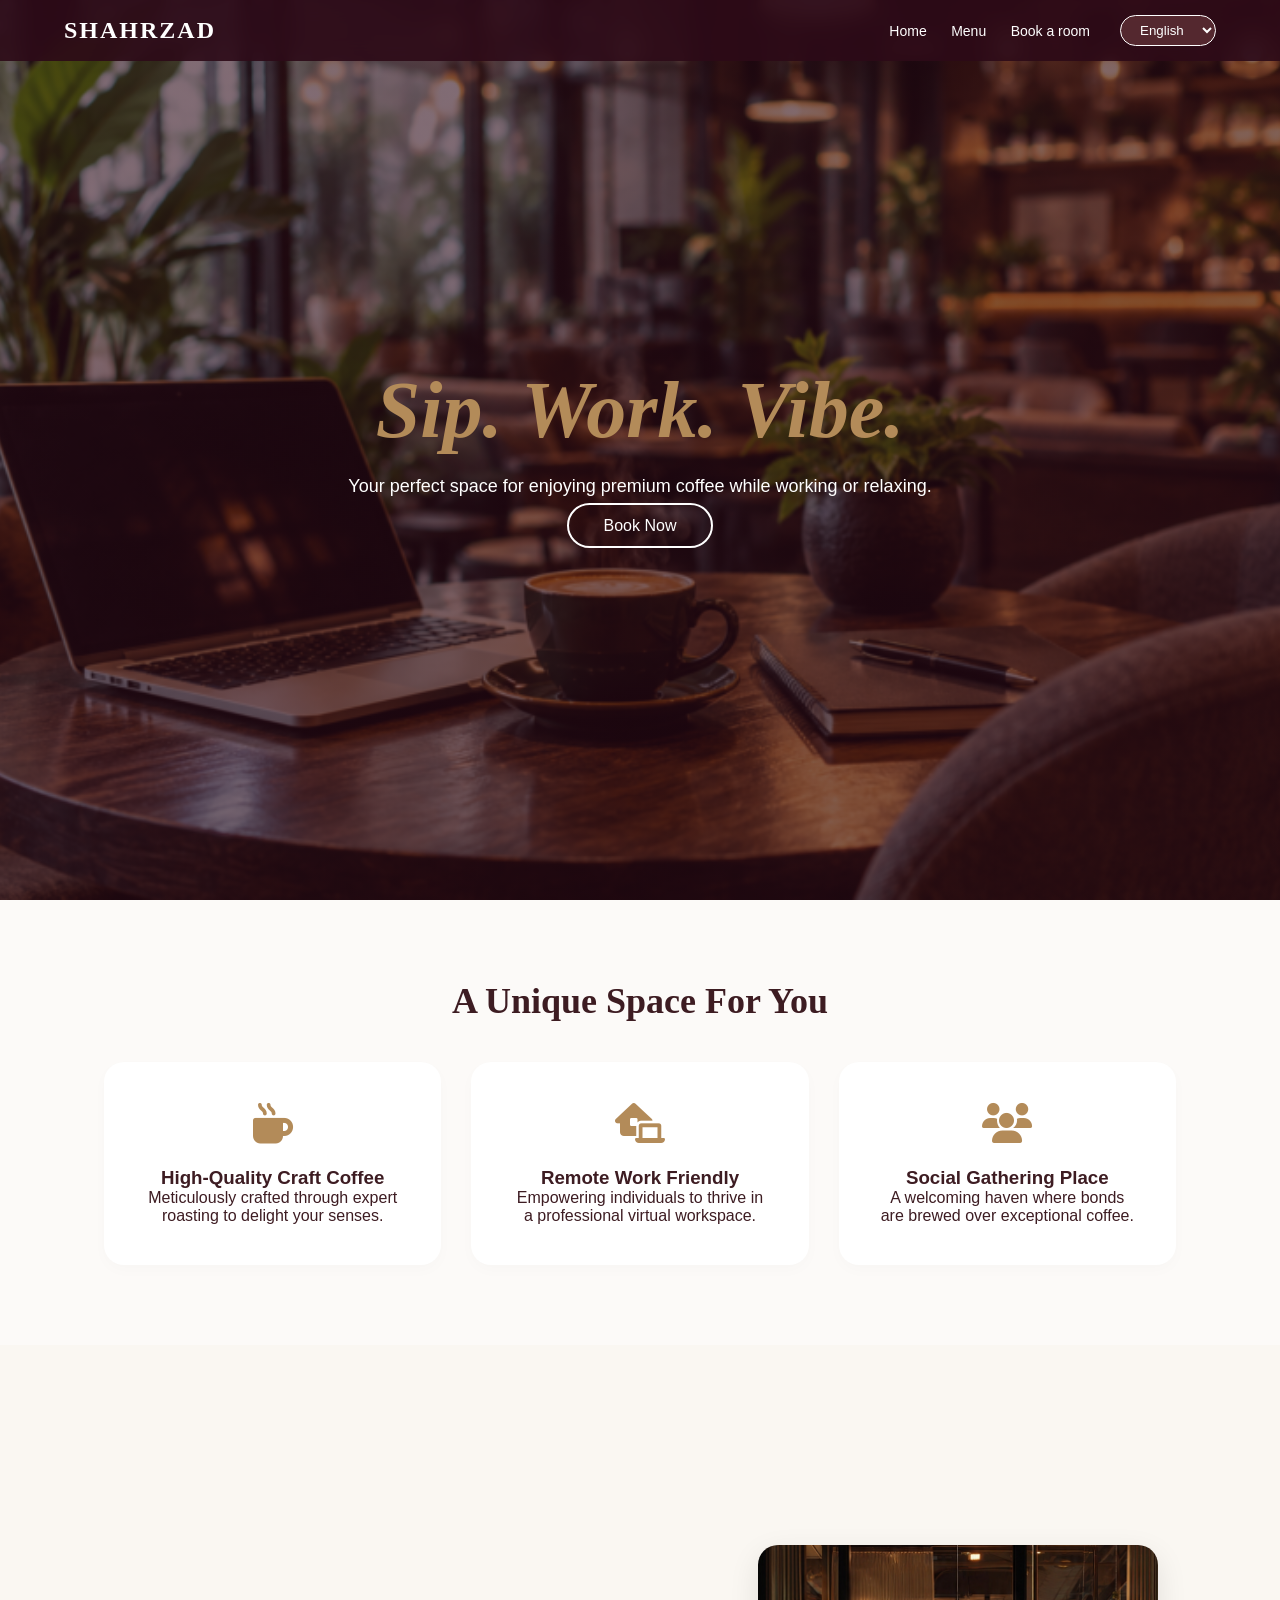
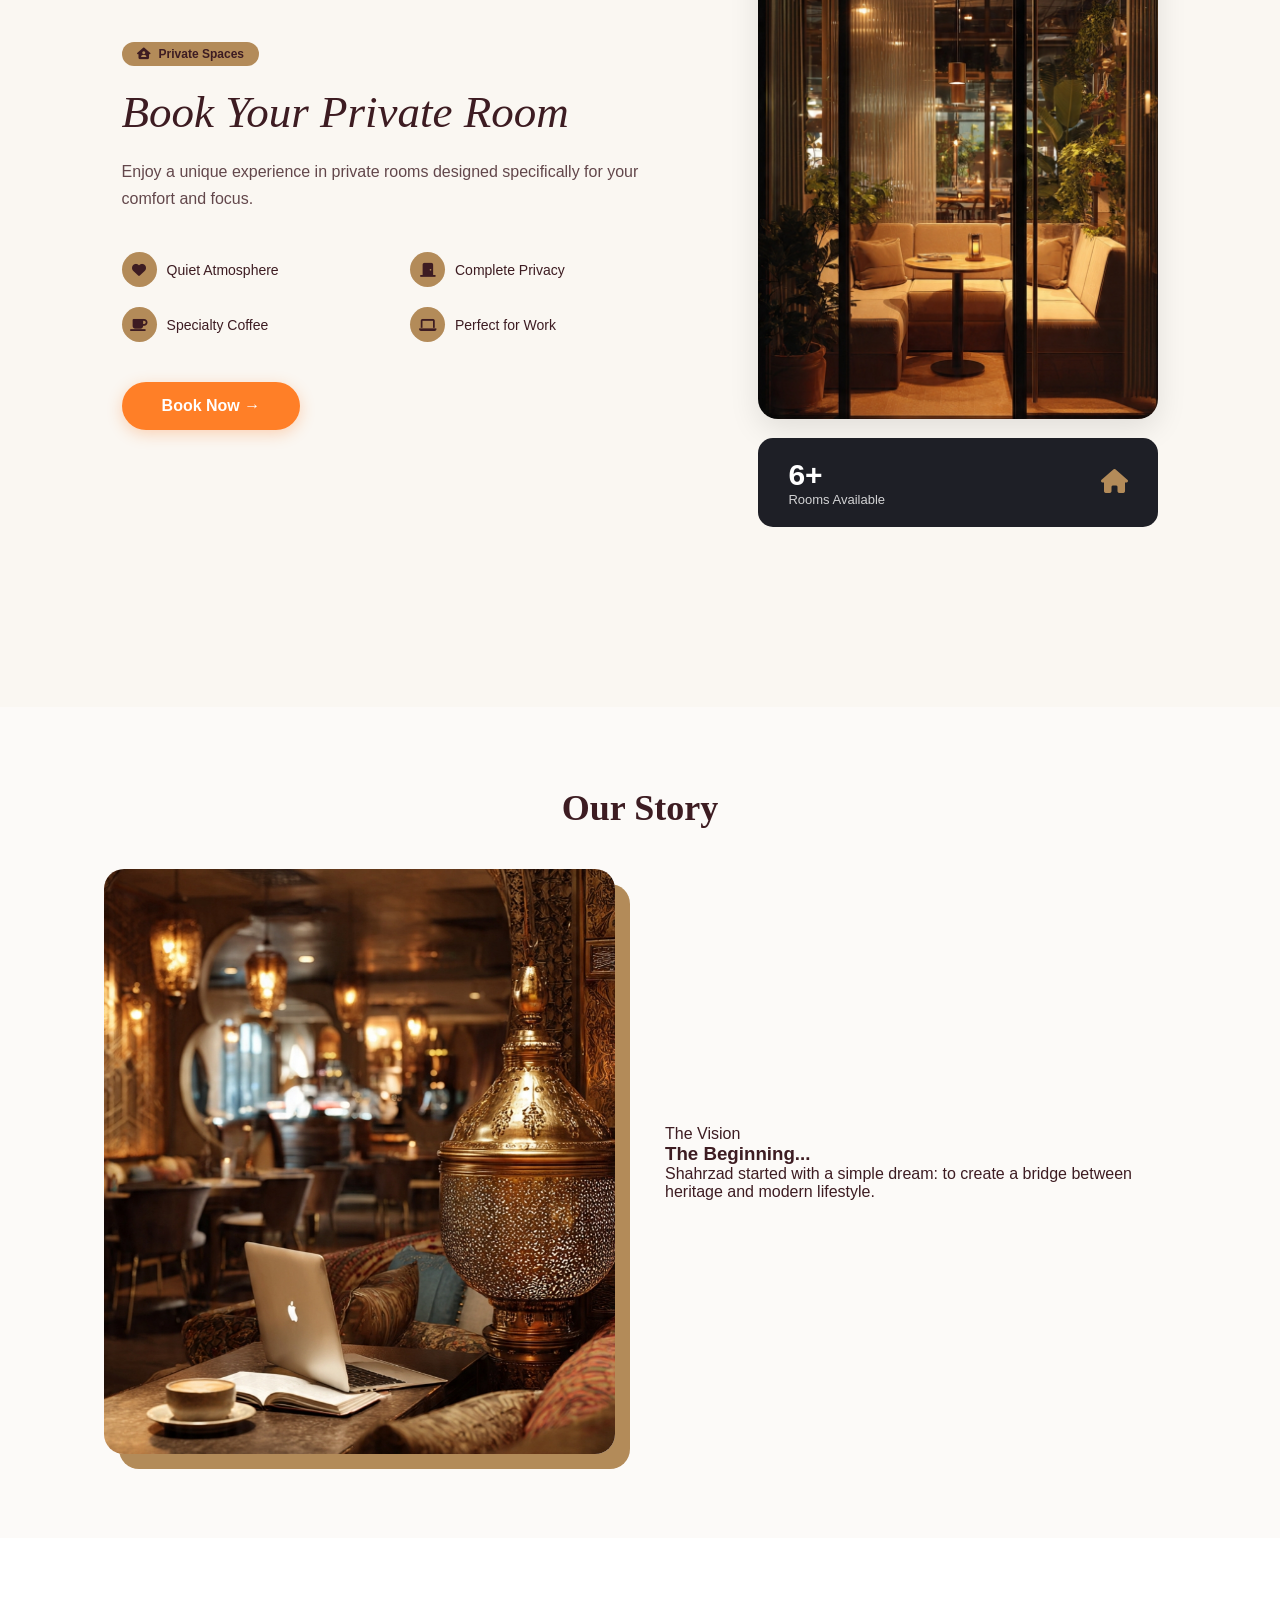
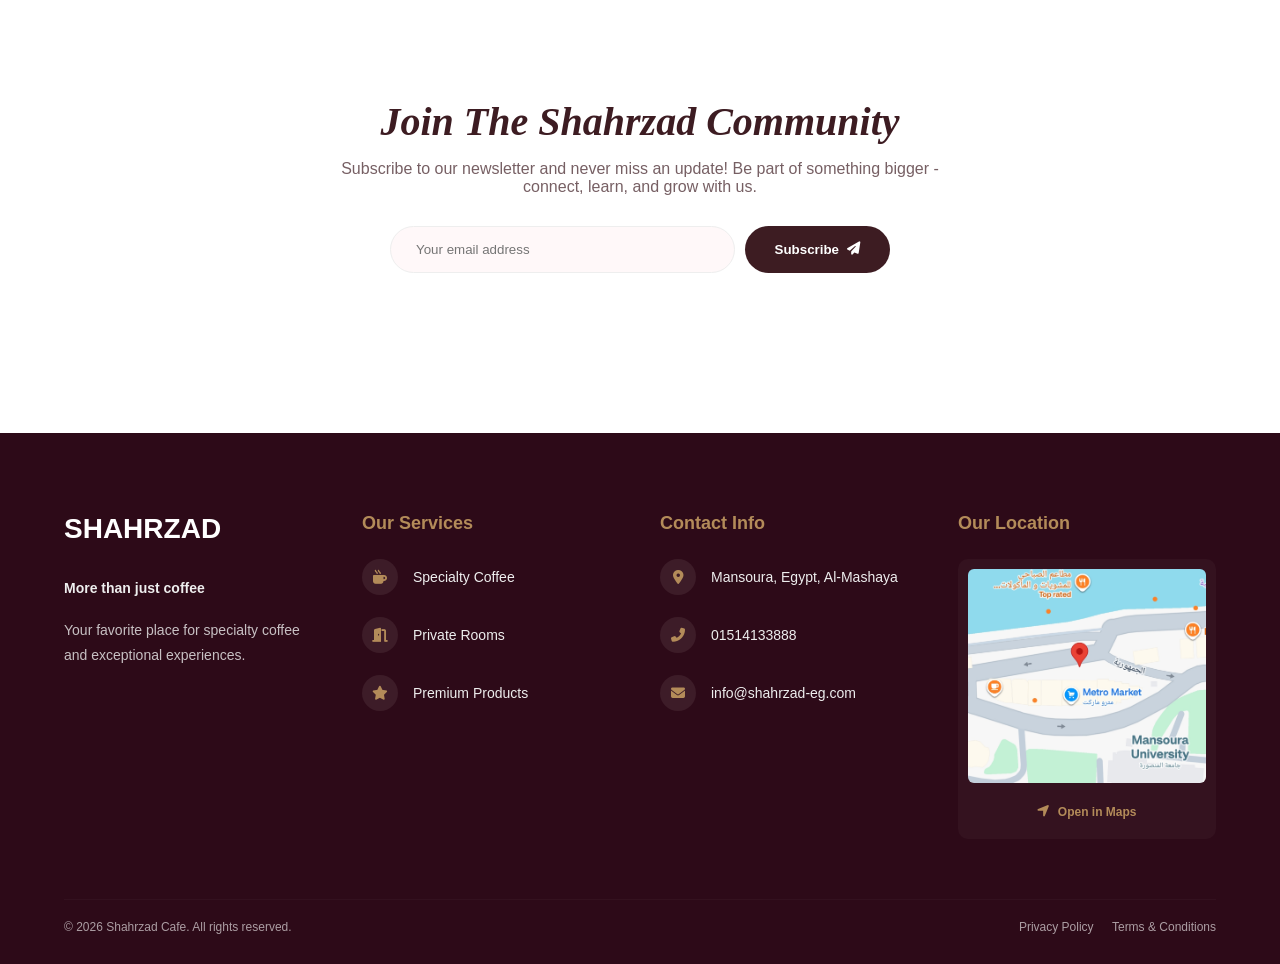
<file: index.html>
<!DOCTYPE html>
<html lang="en" dir="ltr">
<head>
    <meta charset="UTF-8">
    <meta name="viewport" content="width=device-width, initial-scale=1.0">
    <title>Shahrzad Cafe | Sip. Work. Vibe</title>

    <link rel="stylesheet" href="style.css">

    <link href="https://fonts.googleapis.com/css2?family=orbitron:wght@400;600;700;900&family
    =DM+Sans:wght@300;400;500;600&display=swap" rel="stylesheet" />

    <link rel="stylesheet" href="https://cdnjs.cloudflare.com/ajax/libs/font-awesome/6.5.1/css/all.min.css"/>
</head>

<body>

<header class="main-header">
    <div class="header-container">

        <div class="nav-left">
            <div class="logo">SHAHRZAD</div>
        </div>

        <div class="nav-right">
            <nav class="top-nav">
                <a href="index.html">Home</a>
                <a href="menu.html">Menu</a>
                <a href="book-room.html">Book a room</a>
            </nav>

           <div class="lang-dropdown">
                    <select class="lang-btn">
                       <option>English</option>
                        <option>العربيه</option>
                    </select>
                </div>
        </div>

    </div>
</header>

<section id="home" class="hero">
    <div class="hero-content">
        <h1 class="hero-title">Sip. Work. Vibe.</h1>
        <p class="hero-desc">
            Your perfect space for enjoying premium coffee while working or relaxing.
        </p>
        <a href="#book" class="btn-hero">Book Now</a>
    </div>
</section>

<section id="about" class="features">
    <div class="container">

        <h2 class="section-heading">A Unique Space For You</h2>

        <div class="features-grid">

            <div class="f-card">
                <div class="f-icon"><i class="fas fa-mug-hot"></i></div>
                <h3>High-Quality Craft Coffee</h3>
                <p>Meticulously crafted through expert roasting to delight your senses.</p>
            </div>

            <div class="f-card">
                <div class="f-icon"><i class="fas fa-laptop-house"></i></div>
                <h3>Remote Work Friendly</h3>
                <p>Empowering individuals to thrive in a professional virtual workspace.</p>
            </div>

            <div class="f-card">
                <div class="f-icon"><i class="fas fa-users"></i></div>
                <h3>Social Gathering Place</h3>
                <p>A welcoming haven where bonds are brewed over exceptional coffee.</p>
            </div>

        </div>
    </div>
</section>

<section id="book" class="booking-section">
    <div class="container booking-container">

        <div class="booking-content">

            <div class="private-badge">
                <i class="fas fa-home-user"></i> Private Spaces
            </div>

            <h2 class="booking-title-script">Book Your Private Room</h2>

            <p class="booking-desc">
                Enjoy a unique experience in private rooms designed specifically for your comfort and focus.
            </p>

            <div class="booking-features">

                <div class="feat-item">
                    <div class="feat-icon"><i class="fas fa-heart"></i></div>
                    Quiet Atmosphere
                </div>

                <div class="feat-item">
                    <div class="feat-icon"><i class="fas fa-door-closed"></i></div>
                    Complete Privacy
                </div>

                <div class="feat-item">
                    <div class="feat-icon"><i class="fas fa-coffee"></i></div>
                    Specialty Coffee
                </div>

                <div class="feat-item">
                    <div class="feat-icon"><i class="fas fa-laptop"></i></div>
                    Perfect for Work
                </div>

            </div>

            <a href="#" class="btn-book-now">Book Now →</a>

        </div>

        <div class="booking-media">

            <div class="room-img-box-small">
                <img src="private room.jpg" alt="Private Room">
            </div>

            <div class="rooms-available-thick-card">
                <div class="card-left">
                    <div class="card-count">6+</div>
                    <div class="card-text">Rooms Available</div>
                </div>

                <div class="card-icon">
                    <i class="fas fa-home-alt"></i>
                </div>
            </div>

        </div>

    </div>
</section>

<section id="story" class="story">
    <div class="container">

        <h2 class="section-heading">Our Story</h2>

        <div class="story-flex">

            <div class="story-img">
                <img src="story.jpg" alt="Cafe Story">
            </div>

            <div class="story-content">
                <span class="tag">The Vision</span>
                <h3>The Beginning...</h3>
                <p>Shahrzad started with a simple dream: to create a bridge between heritage and modern lifestyle.</p>
            </div>

        </div>

    </div>
</section>

<section class="newsletter-section">
    <div class="container">

        <h2 class="newsletter-title-script">Join The Shahrzad Community</h2>

        <p class="newsletter-desc">
            Subscribe to our newsletter and never miss an update! Be part of something bigger - connect, learn, and grow with us.
        </p>

        <form class="newsletter-form">
            <input type="email" placeholder="Your email address" required>
            <button type="submit">
                Subscribe <i class="fas fa-paper-plane"></i>
            </button>
        </form>

    </div>
</section>
 

    <footer class="main-footer">
        <div class="footer-container">
            <div class="footer-col">
                <h2 class="logo-text">SHAHRZAD</h2>
                <p class="tagline">More than just coffee</p>
                <p class="description">
                    Your favorite place for specialty coffee and exceptional experiences. 
                </p>
            </div>
    
            <div class="footer-col">
                <h3>Our Services</h3>
                <ul>
                    <li><i class="fas fa-mug-hot"></i> Specialty Coffee</li>
                    <li><i class="fas fa-door-open"></i> Private Rooms</li>
                    <li><i class="fas fa-star"></i> Premium Products</li>
                </ul>
            </div>
    
            <div class="footer-col">
                <h3>Contact Info</h3>
                <p><i class="fas fa-map-marker-alt"></i> Mansoura, Egypt, Al-Mashaya</p>
                <p><i class="fas fa-phone-alt"></i> 01514133888</p>
                <p><i class="fas fa-envelope"></i> info@shahrzad-eg.com</p>
            </div>
    
            <div class="footer-col">
                <h3>Our Location</h3>
                <div class="map-card-simple">
                    <img src="location.jpg" alt="Map">
                    <div style="margin-top:10px; text-align:center;">
                        <a href="#" style="color:#b38b59; text-decoration:none; font-size:12px; font-weight:bold;">
                            <i class="fas fa-location-arrow" style="width:auto; background:none; margin:0 5px 0 0;"></i> Open in Maps
                        </a>
                    </div>
                </div>
            </div>
        </div>
    
        <div class="footer-bottom">
            <p>© 2026 Shahrzad Cafe. All rights reserved.</p>
            <div class="bottom-links">
                <a href="#">Privacy Policy</a>
                <a href="#">Terms & Conditions</a>
            </div>
        </div>
    </footer>
    
</body>
</html>
</file>
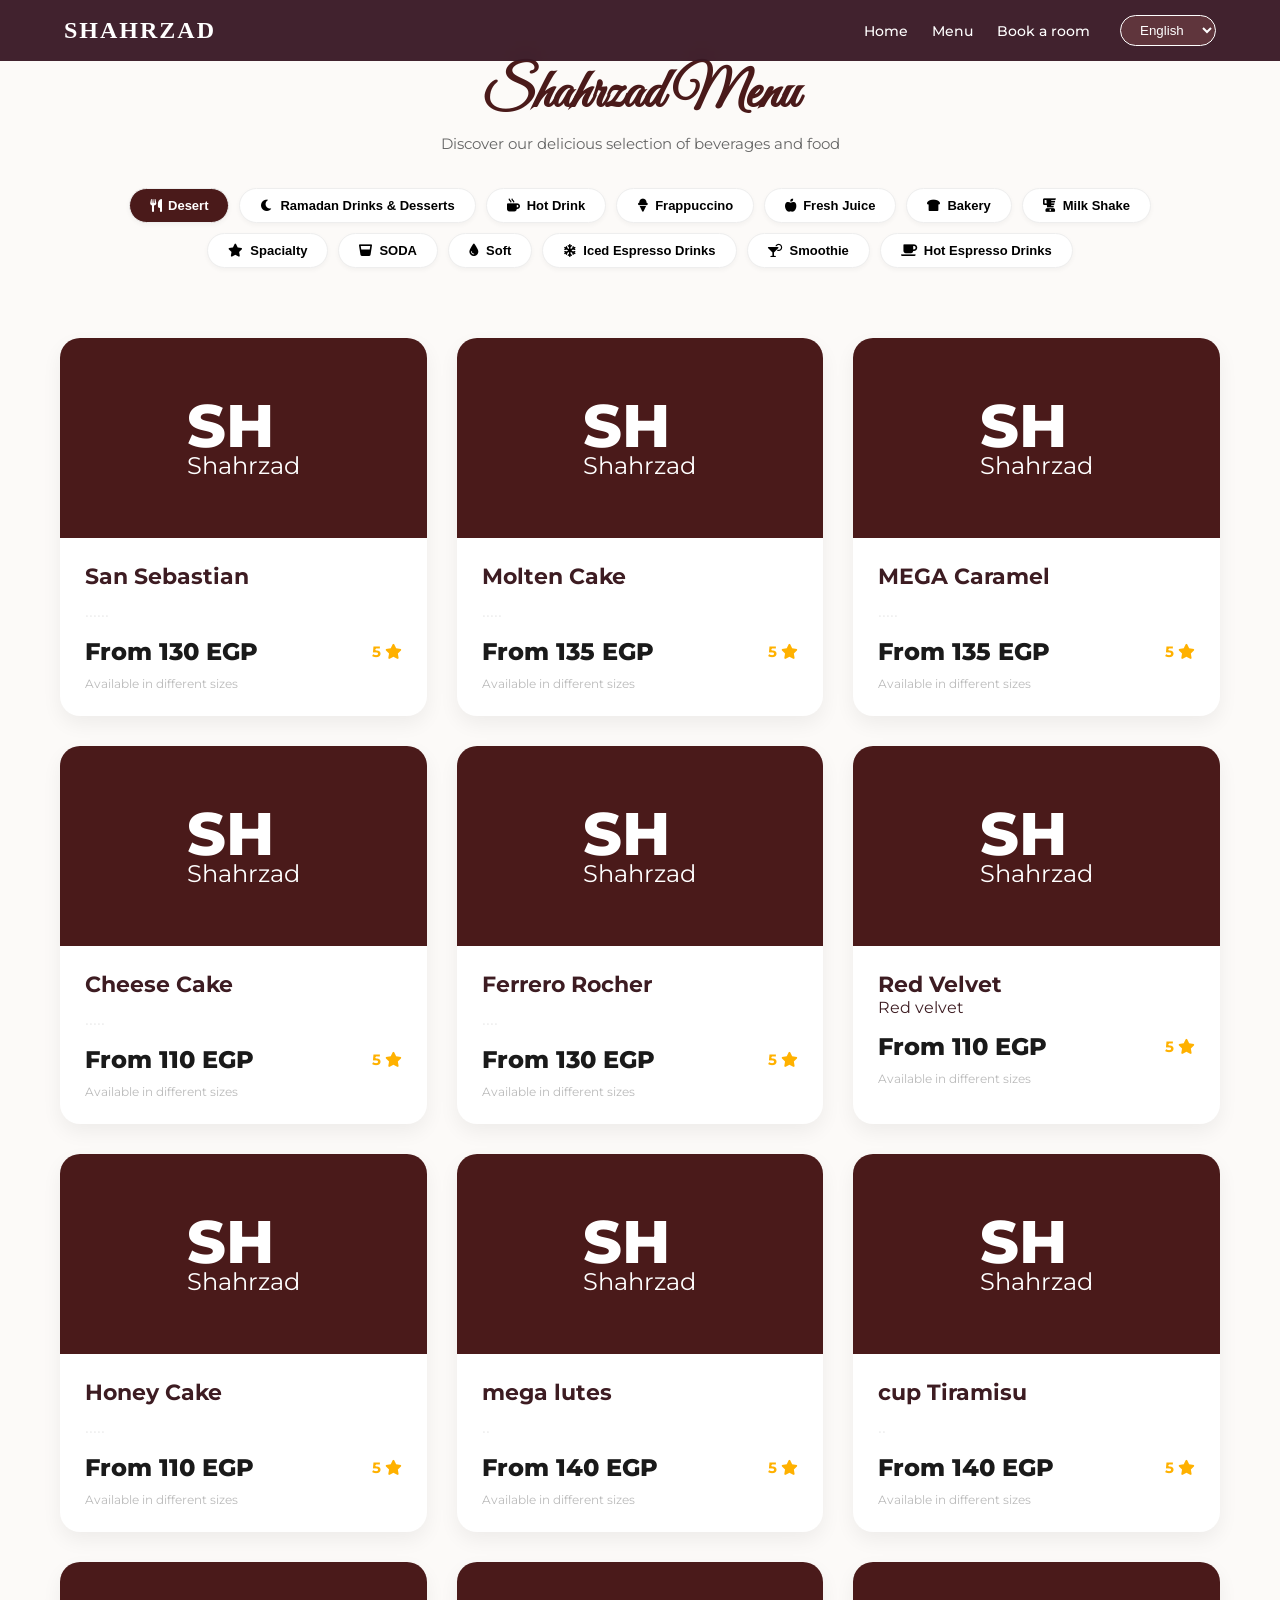
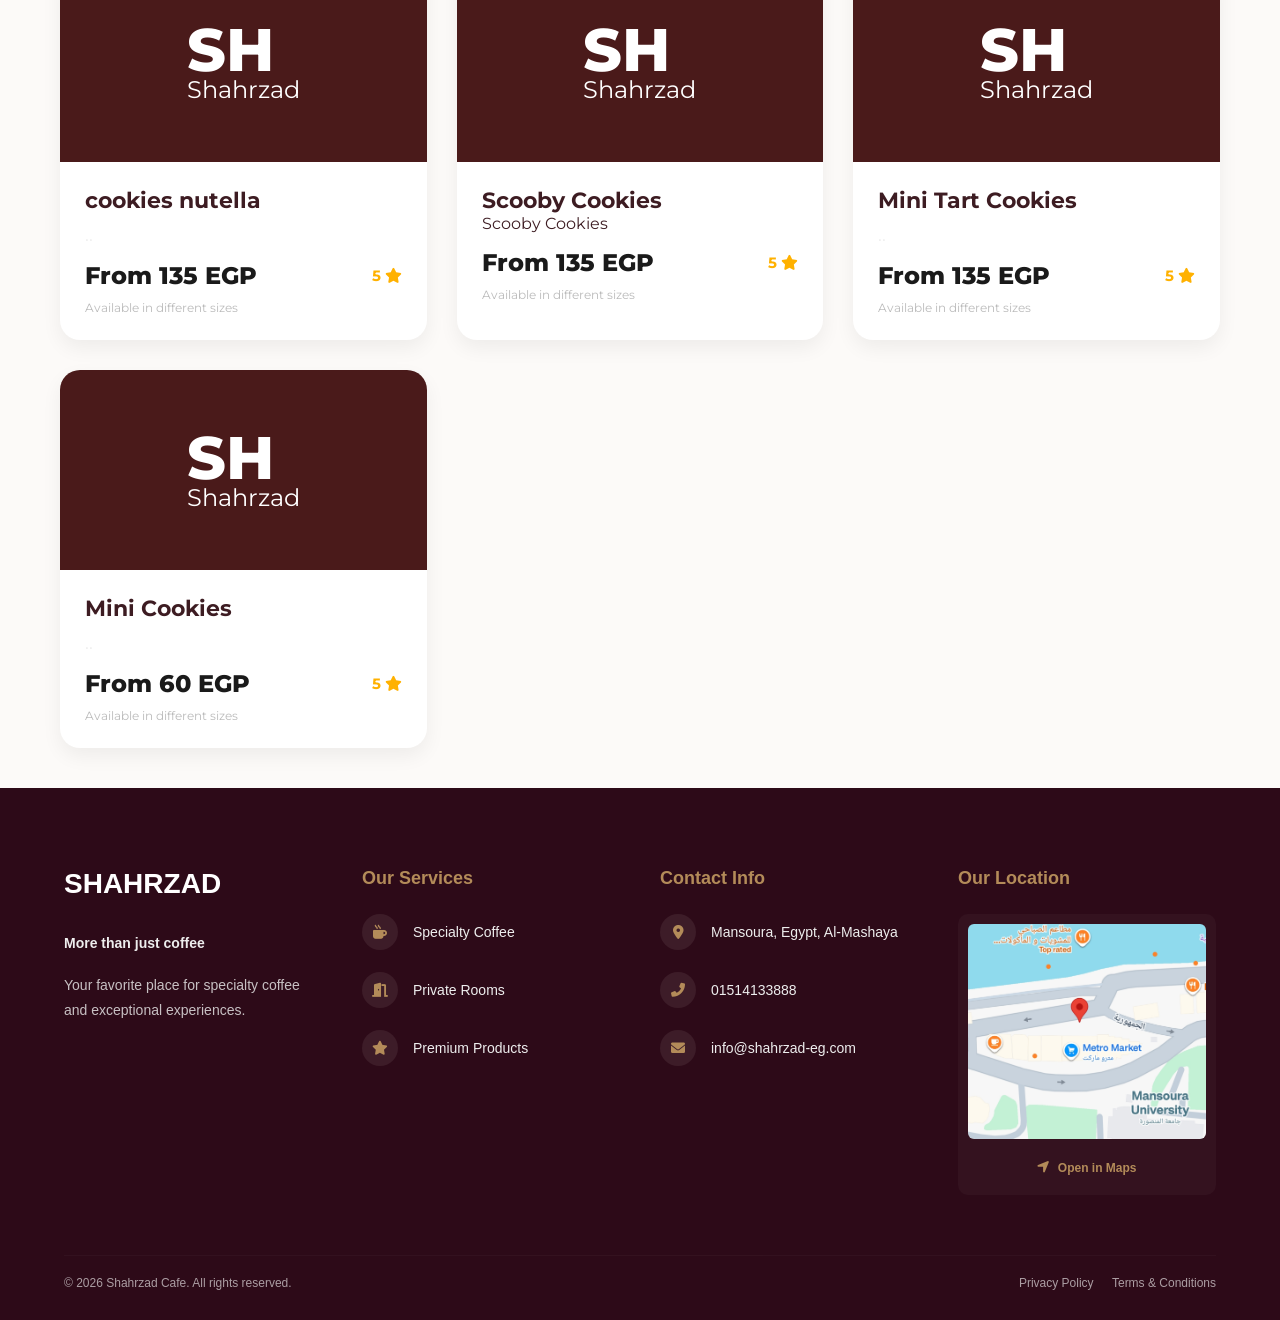
<file: menu.html>
<!DOCTYPE html>
<html lang="en"dir="ltr" >
<head>
    <meta charset="UTF-8">
    <meta name="viewport" content="width=device-width, initial-scale=1.0">
    <title>Shahrzad Menu - Full List</title>
    <link href="https://fonts.googleapis.com/css2?family=Great+Vibes&family=Montserrat:wght@400;600;700;800&display=swap" rel="stylesheet">
    <link rel="stylesheet" href="https://cdnjs.cloudflare.com/ajax/libs/font-awesome/6.0.0/css/all.min.css">
    <link rel="stylesheet" href="style.css">
</head>
<body>

    <header class="main-header">
        <div class="header-container">
            <div class="nav-left">
                <div class="logo">SHAHRZAD</div>
            </div>
    
            <div class="nav-right">
                <nav class="top-nav">
                    <a href="index.html">Home</a>
                    <a href="menu.html">Menu</a>
                    <a href="book-room.html">Book a room</a>
                </nav>
    
                <div class="lang-dropdown">
                    <select class="lang-btn">
                       <option>English</option>
                        <option>العربيه</option>
                    </select>
                </div>
            </div>
        </div>
    </header>

    <section class="menu-hero">
        <h1 class="shahrzad-title-small">Shahrzad Menu</h1>
        <p class="hero-subtitle">Discover our delicious selection of beverages and food</p>
        
        <div class="filter-container">
            <button class="filter-btn active"><i class="fas fa-utensils"></i> Desert</button>
            <button class="filter-btn"><i class="fas fa-moon"></i> Ramadan Drinks & Desserts</button>
            <button class="filter-btn"><i class="fas fa-mug-hot"></i> Hot Drink</button>
            <button class="filter-btn"><i class="fas fa-ice-cream"></i> Frappuccino</button>
            <button class="filter-btn"><i class="fas fa-apple-alt"></i> Fresh Juice</button>
            <button class="filter-btn"><i class="fas fa-bread-slice"></i> Bakery</button>
            <button class="filter-btn"><i class="fas fa-blender"></i> Milk Shake</button>
            <button class="filter-btn"><i class="fas fa-star"></i> Spacialty</button>
            <button class="filter-btn"><i class="fas fa-glass-whiskey"></i> SODA</button>
            <button class="filter-btn"><i class="fas fa-tint"></i> Soft</button>
            <button class="filter-btn"><i class="fas fa-snowflake"></i> Iced Espresso Drinks</button>
            <button class="filter-btn"><i class="fas fa-cocktail"></i> Smoothie</button>
            <button class="filter-btn"><i class="fas fa-coffee"></i> Hot Espresso Drinks</button>
        </div>
    </section>

    <section class="menu-grid-section">
        <div class="product-grid">
            
            <div class="item-card">
                <div class="card-header-plum"><div class="brand-box"> 
                    <span class="sh-lg">SH</span><span class="sh-nm">Shahrzad</span></div></div>
                <div class="item-info">
                    <h3>San Sebastian</h3>
                    <div class="dots-line">......</div>
                    <div class="price-row"><span class="price-tag">From 130 EGP</span><span class="rating-tag">5 <i class="fas fa-star"></i></span></div>
                    <p class="size-text">Available in different sizes</p>
                </div>
            </div>

            <div class="item-card">
                <div class="card-header-plum"><div class="brand-box"><span class="sh-lg">SH</span><span class="sh-nm">Shahrzad</span></div></div>
                <div class="item-info">
                    <h3>Molten Cake</h3>
                    <div class="dots-line">.....</div>
                    <div class="price-row"><span class="price-tag">From 135 EGP</span><span class="rating-tag">5 <i class="fas fa-star"></i></span></div>
                    <p class="size-text">Available in different sizes</p>
                </div>
            </div>

            <div class="item-card">
                <div class="card-header-plum"><div class="brand-box"><span class="sh-lg">SH</span><span class="sh-nm">Shahrzad</span></div></div>
                <div class="item-info">
                    <h3>MEGA Caramel</h3>
                    <div class="dots-line">.....</div>
                    <div class="price-row"><span class="price-tag">From 135 EGP</span><span class="rating-tag">5 <i class="fas fa-star"></i></span></div>
                    <p class="size-text">Available in different sizes</p>
                </div>
            </div>

            <div class="item-card">
                <div class="card-header-plum"><div class="brand-box"><span class="sh-lg">SH</span><span class="sh-nm">Shahrzad</span></div></div>
                <div class="item-info">
                    <h3>Cheese Cake</h3>
                    <div class="dots-line">.....</div>
                    <div class="price-row"><span class="price-tag">From 110 EGP</span><span class="rating-tag">5 <i class="fas fa-star"></i></span></div>
                    <p class="size-text">Available in different sizes</p>
                </div>
            </div>

            <div class="item-card">
                <div class="card-header-plum"><div class="brand-box"><span class="sh-lg">SH</span><span class="sh-nm">Shahrzad</span></div></div>
                <div class="item-info">
                    <h3>Ferrero Rocher</h3>
                    <div class="dots-line">....</div>
                    <div class="price-row"><span class="price-tag">From 130 EGP</span><span class="rating-tag">5 <i class="fas fa-star"></i></span></div>
                    <p class="size-text">Available in different sizes</p>
                </div>
            </div>

            <div class="item-card">
                <div class="card-header-plum"><div class="brand-box"><span class="sh-lg">SH</span><span class="sh-nm">Shahrzad</span></div></div>
                <div class="item-info">
                    <h3>Red Velvet</h3>
                    <p class="sub-category">Red velvet</p>
                    <div class="price-row"><span class="price-tag">From 110 EGP</span><span class="rating-tag">5 <i class="fas fa-star"></i></span></div>
                    <p class="size-text">Available in different sizes</p>
                </div>
            </div>

            <div class="item-card">
                <div class="card-header-plum"><div class="brand-box"><span class="sh-lg">SH</span><span class="sh-nm">Shahrzad</span></div></div>
                <div class="item-info">
                    <h3>Honey Cake</h3>
                    <div class="dots-line">.....</div>
                    <div class="price-row"><span class="price-tag">From 110 EGP</span><span class="rating-tag">5 <i class="fas fa-star"></i></span></div>
                    <p class="size-text">Available in different sizes</p>
                </div>
            </div>

            <div class="item-card">
                <div class="card-header-plum"><div class="brand-box"><span class="sh-lg">SH</span><span class="sh-nm">Shahrzad</span></div></div>
                <div class="item-info">
                    <h3>mega lutes</h3>
                    <div class="dots-line">..</div>
                    <div class="price-row"><span class="price-tag">From 140 EGP</span><span class="rating-tag">5 <i class="fas fa-star"></i></span></div>
                    <p class="size-text">Available in different sizes</p>
                </div>
            </div>

            <div class="item-card">
                <div class="card-header-plum"><div class="brand-box"><span class="sh-lg">SH</span><span class="sh-nm">Shahrzad</span></div></div>
                <div class="item-info">
                    <h3>cup Tiramisu</h3>
                    <div class="dots-line">..</div>
                    <div class="price-row"><span class="price-tag">From 140 EGP</span><span class="rating-tag">5 <i class="fas fa-star"></i></span></div>
                    <p class="size-text">Available in different sizes</p>
                </div>
            </div>

            <div class="item-card">
                <div class="card-header-plum"><div class="brand-box"><span class="sh-lg">SH</span><span class="sh-nm">Shahrzad</span></div></div>
                <div class="item-info">
                    <h3>cookies nutella</h3>
                    <div class="dots-line">..</div>
                    <div class="price-row"><span class="price-tag">From 135 EGP</span><span class="rating-tag">5 <i class="fas fa-star"></i></span></div>
                    <p class="size-text">Available in different sizes</p>
                </div>
            </div>

            <div class="item-card">
                <div class="card-header-plum"><div class="brand-box"><span class="sh-lg">SH</span><span class="sh-nm">Shahrzad</span></div></div>
                <div class="item-info">
                    <h3>Scooby Cookies</h3>
                    <p class="sub-category">Scooby Cookies</p>
                    <div class="price-row"><span class="price-tag">From 135 EGP</span><span class="rating-tag">5 <i class="fas fa-star"></i></span></div>
                    <p class="size-text">Available in different sizes</p>
                </div>
            </div>

            <div class="item-card">
                <div class="card-header-plum"><div class="brand-box"><span class="sh-lg">SH</span><span class="sh-nm">Shahrzad</span></div></div>
                <div class="item-info">
                    <h3>Mini Tart Cookies</h3>
                    <div class="dots-line">..</div>
                    <div class="price-row"><span class="price-tag">From 135 EGP</span><span class="rating-tag">5 <i class="fas fa-star"></i></span></div>
                    <p class="size-text">Available in different sizes</p>
                </div>
            </div>

            <div class="item-card">
                <div class="card-header-plum"><div class="brand-box"><span class="sh-lg">SH</span><span class="sh-nm">Shahrzad</span></div></div>
                <div class="item-info">
                    <h3>Mini Cookies</h3>
                    <div class="dots-line">..</div>
                    <div class="price-row"><span class="price-tag">From 60 EGP</span><span class="rating-tag">5 <i class="fas fa-star"></i></span></div>
                    <p class="size-text">Available in different sizes</p>
                </div>
            </div>

        </div>
    </section>

    <footer class="main-footer">
        <div class="footer-container">
            <div class="footer-col">
                <h2 class="logo-text">SHAHRZAD</h2>
                <p class="tagline">More than just coffee</p>
                <p class="description">
                    Your favorite place for specialty coffee and exceptional experiences. 
                </p>
            </div>
    
            <div class="footer-col">
                <h3>Our Services</h3>
                <ul>
                    <li><i class="fas fa-mug-hot"></i> Specialty Coffee</li>
                    <li><i class="fas fa-door-open"></i> Private Rooms</li>
                    <li><i class="fas fa-star"></i> Premium Products</li>
                </ul>
            </div>
    
            <div class="footer-col">
                <h3>Contact Info</h3>
                <p><i class="fas fa-map-marker-alt"></i> Mansoura, Egypt, Al-Mashaya</p>
                <p><i class="fas fa-phone-alt"></i> 01514133888</p>
                <p><i class="fas fa-envelope"></i> info@shahrzad-eg.com</p>
            </div>
    
            <div class="footer-col">
                <h3>Our Location</h3>
                <div class="map-card-simple">
                    <img src="location.jpg" alt="Map">
                    <div style="margin-top:10px; text-align:center;">
                        <a href="#" style="color:#b38b59; text-decoration:none; font-size:12px; font-weight:bold;">
                            <i class="fas fa-location-arrow" style="width:auto; background:none; margin:0 5px 0 0;"></i> Open in Maps
                        </a>
                    </div>
                </div>
            </div>
        </div>
    
        <div class="footer-bottom">
            <p>© 2026 Shahrzad Cafe. All rights reserved.</p>
            <div class="bottom-links">
                <a href="#">Privacy Policy</a>
                <a href="#">Terms & Conditions</a>
            </div>
        </div>
    </footer>

</body>
</html>
</file>
<file: style.css>
:root {
    --plum: #2d0a18;
    --gold: #c5a059;
    --white: #ffffff;
    --cream: #faf7f2;
    --orange: #ff7f27;
    --dark-footer: #1a060e;
}

* {
    margin: 0;
    padding: 0;
    box-sizing: border-box;
    scroll-behavior: smooth;
}

body {
    font-family: 'Montserrat', sans-serif;
    background: var(--cream);
    color: var(--plum);
    overflow-x: hidden;
}

.main-header {
    position: fixed;
    top: 0;
    width: 100%;
    padding: 15px 5%;
    z-index: 1000;

    background: rgba(45, 10, 24, 0.6);
    backdrop-filter: blur(10px);
}

.header-container {
    width: 100%;
    max-width: 1200px;
    display: flex;
    justify-content:space-between;
    align-items: center;
}

.logo {
    font-family: 'Playfair Display', serif;
    color: var(--white);
    font-size: 26px;
    font-weight: 700;
    letter-spacing: 3px;
}

.nav-right {
    display: flex;
    align-items: center;
    gap: 30px;
}

.top-nav a {
    color: var(--white);
    text-decoration: none;
    font-size: 14px;
    font-weight: 500;
    margin-left: 20px;
    transition: 0.3s;
}

.top-nav a:hover {
    color: var(--gold);
}

.lang-btn {
    background: rgba(138, 84, 84, 0.412);
    border: 1px solid var(--white);
    color: var(--white);
    padding: 6px 15px;
    border-radius: 20px;
    cursor: pointer;
}

.hero {
    height: 100vh;
    display: flex;
    align-items: center;
    justify-content: center;
    text-align: center;
    color: var(--white);
    background: linear-gradient(rgba(45,10,24,0.6), rgba(45,10,24,0.6)),
                url('logoo.png') center/cover;
}

.hero-title {
    font-family: 'Playfair Display', serif;
    font-style: italic;
    font-size: clamp(40px, 8vw, 80px);
    color: var(--gold);
}

.hero-desc {
    font-size: 18px;
    margin: 20px 0;
    max-width: 600px;
}

.btn-hero {
    padding: 12px 35px;
    border: 2px solid var(--white);
    color: var(--white);
    text-decoration: none;
    border-radius: 30px;
    transition: 0.3s;
}

.btn-hero:hover {
    background: var(--gold);
    border-color: var(--gold);
}

.booking-section {
    background: var(--cream);
    padding: 120px 5% 100px;
}

.booking-container {
    max-width: 1200px;
    margin: 0 auto;
    display: flex;
    align-items: center;
    gap: 80px;
    flex-wrap: wrap;
}

.booking-content {
    flex: 1;
    min-width: 300px;
}

.private-badge {
    background: var(--gold);
    color: var(--plum);
    padding: 5px 15px;
    border-radius: 20px;
    display: inline-flex;
    align-items: center;
    gap: 8px;
    font-size: 12px;
    font-weight: 700;
    margin-bottom: 20px;
}

.booking-title-script {
    color: var(--plum);
    font-size: 45px;
    font-family: 'Playfair Display', serif;
    font-style: italic;
    font-weight: 400;
    margin-bottom: 20px;
}

.booking-desc {
    color: var(--plum);
    opacity: 0.8;
    margin-bottom: 40px;
    font-size: 16px;
    line-height: 1.7;
}

.booking-features {
    display: grid;
    grid-template-columns: 1fr 1fr;
    gap: 20px;
    margin-bottom: 40px;
}

.feat-item {
    display: flex;
    align-items: center;
    gap: 10px;
    font-size: 14px;
    color: var(--plum);
    font-weight: 500;
}

.feat-icon {
    width: 35px;
    height: 35px;
    background: var(--gold);
    color: var(--plum);
    border-radius: 50%;
    display: flex;
    align-items: center;
    justify-content: center;
}

.btn-book-now {
    background: var(--orange);
    color: white;
    padding: 15px 40px;
    border-radius: 30px;
    text-decoration: none;
    font-weight: 600;
    display: inline-block;
    transition: 0.3s;
    box-shadow: 0 4px 15px rgba(255, 127, 39, 0.3);
}

.booking-media {
    flex: 0 0 400px;
    display: flex;
    flex-direction: column;
    gap: 15px;
}

.room-img-box-small img {
    width: 100%;
    border-radius: 20px;
    box-shadow: 0 10px 30px rgba(0,0,0,0.1);
}

.rooms-available-thick-card {
    background: #1e1f26;
    padding: 20px 30px;
    border-radius: 15px;
    display: flex;
    justify-content: space-between;
    align-items: center;
    color: white;
}

.card-count {
    font-size: 30px;
    font-weight: 700;
}

.card-text {
    font-size: 13px;
    opacity: 0.8;
}

.card-icon {
    color: var(--gold);
    font-size: 24px;
}

.container {
    max-width: 1200px;
    margin: 0 auto;
    padding: 80px 5%;
}

.section-heading {
    text-align: center;
    font-family: 'Playfair Display', serif;
    font-size: 36px;
    margin-bottom: 40px;
    color: var(--plum);
}

.features-grid {
    display: grid;
    grid-template-columns: repeat(auto-fit, minmax(250px, 1fr));
    gap: 30px;
}

.f-card {
    background: var(--white);
    padding: 40px;
    border-radius: 20px;
    text-align: center;
    box-shadow: 0 5px 15px rgba(0,0,0,0.02);
}

.f-icon {
    font-size: 40px;
    color: var(--gold);
    margin-bottom: 20px;
}

.story-flex {
    display: flex;
    align-items: center;
    gap: 50px;
    flex-wrap: wrap;
}

.story-img {
    flex: 1;
    min-width: 300px;
}

.story-img img {
    width: 100%;
    border-radius: 20px;
    box-shadow: 15px 15px 0 var(--gold);
}

.story-content {
    flex: 1;
    min-width: 300px;
}

.newsletter-section {
    background: var(--white);
    text-align: center;
    padding: 80px 5%;
}

.newsletter-title-script {
    font-family: 'Playfair Display', serif;
    font-style: italic;
    font-size: 40px;
    color: var(--plum);
    margin-bottom: 15px;
}

.newsletter-desc {
    color: var(--plum);
    opacity: 0.7;
    margin-bottom: 30px;
    max-width: 600px;
    margin: 0 auto 30px;
}

.newsletter-form {
    display: flex;
    justify-content: center;
    gap: 10px;
    max-width: 500px;
    margin: 0 auto;
    flex-wrap: wrap;
}

.newsletter-form input {
    flex: 1;
    padding: 15px 25px;
    border-radius: 30px;
    border: 1px solid #eee;
    outline: none;
    min-width: 250px;
    background: #fff8f9;
}

.newsletter-form button {
    background: var(--plum);
    color: white;
    border: none;
    padding: 15px 30px;
    border-radius: 30px;
    cursor: pointer;
    font-weight: 700;
    display: flex;
    align-items: center;
    gap: 8px;
}

.main-footer {
    background-color: #2d0a18;
    color: white;
    padding: 100px 5% 30px; 
    font-family: Arial, sans-serif;
}


.footer-container {
    max-width: 1200px;
    margin: 0 auto;
    display: grid;
    grid-template-columns: repeat(auto-fit, minmax(200px, 1fr)); 
    gap: 40px;
}


.logo-text {
    font-size: 28px;
    font-weight: bold;
    text-transform: uppercase;
    margin-bottom: 35px; 
}

.tagline {
    color: #b38b59;
    font-weight: bold;
    font-size: 14px;
    margin-bottom: 15px;
}

.description {
    font-size: 13px;
    line-height: 1.8;
    opacity: 0.8;
}

.footer-col h3 {
    color: #b38b59;
    font-size: 18px;
    margin-bottom: 25px;
}


.footer-col i {
    width: 36px;
    height: 36px;
    background-color: #3d1c28; 
    color: #b38b59;
    border-radius: 50%;
    display: inline-flex;
    align-items: center;
    justify-content: center;
    margin-right: 15px;
    font-size: 14px;
    flex-shrink: 0;
    box-shadow: none;
}

.footer-col p,
.footer-col li {
    font-size: 14px;
    color: #eee;
    margin-bottom: 22px;
    display: flex;
    align-items: center;
    list-style: none;
}

.map-card-simple {
    background: rgba(255, 255, 255, 0.03);
    border-radius: 10px;
    padding: 10px;
}

.map-card-simple img {
    width: 100%;
    border-radius: 6px;
    display: block;
}

.footer-bottom {
    margin-top: 60px;
    padding-top: 20px;
    border-top: 1px solid rgba(255, 255, 255, 0.05);
    display: flex;
    justify-content: space-between;
    font-size: 12px;
    opacity: 0.6;
}

.bottom-links a {
    color: white;
    text-decoration: none;
    margin-left: 15px;
}

body {
    font-family: 'Montserrat', sans-serif;
    margin: 0;
    background-color: #fff;
}

.main-header {
    position: fixed;
    top: 0;
    left: 0; 
    width: 100%;
    padding: 15px 5%;
    z-index: 1000;
    background: rgba(45, 10, 24, 0.85); 
    backdrop-filter: blur(10px);
    display: flex;
    justify-content: center; 
}

.menu-hero {
    padding-top: 120px; 
    text-align: center;
}

.logo { font-weight: 800; letter-spacing: 2px; font-size: 22px; }
.nav-links a { color: #fff; text-decoration: none; margin-left: 20px; font-size: 14px; opacity: 0.8; }
.nav-links a.active { opacity: 1; font-weight: bold; }


.menu-hero {
    text-align: center;
    padding: 60px 20px 30px;
}

.shahrzad-title-small {
    font-family: 'Great Vibes', cursive; 
    font-size: 55px; 
    color: #4a1a1a;
    margin: 0;
}

.hero-subtitle {
    color: #666;
    font-size: 15px;
    margin-top: 5px;
    margin-bottom: 35px;
}


.filter-container {
    display: flex;
    justify-content: center;
    flex-wrap: wrap;
    gap: 10px;
    max-width: 1100px;
    margin: 0 auto;
}

.filter-btn {
    background: #fff;
    border: 1px solid #eee;
    padding: 9px 20px;
    border-radius: 30px;
    font-size: 13px;
    font-weight: 600;
    cursor: pointer;
    display: flex;
    align-items: center;
    gap: 7px;
    box-shadow: 0 2px 5px rgba(0,0,0,0.04);
}

.filter-btn.active {
    background-color: #4a1a1a;
    color: #fff;
}


.product-grid {
    display: grid;
    grid-template-columns: repeat(3, 1fr);
    gap: 30px;
    max-width: 1200px;
    margin: 40px auto;
    padding: 0 20px;
}

.item-card {
    background: #fff;
    border-radius: 20px;
    overflow: hidden;
    box-shadow: 0 8px 20px rgba(0,0,0,0.06);
}

.card-header-plum {
    background-color: #4a1a1a;
    height: 200px;
    display: flex;
    align-items: center;
    justify-content: center;
    color: #fff;
}

.sh-lg { font-size: 60px; font-weight: 800; display: block; line-height: 1; }
.sh-nm { font-size: 24px; display: block; margin-top: -5px; }
.sh-vibe { font-size: 10px; letter-spacing: 2px; opacity: 0.8; margin-top: 10px; }

.item-info { padding: 25px; }
.item-info h3 { font-size: 22px; font-weight: 700; margin: 0; }
.dots-line { color: #eee; font-size: 18px; margin: 10px 0; }

.price-row {
    display: flex;
    justify-content: space-between;
    align-items: center;
    margin-top: 15px;
}

.price-tag { font-size: 24px; font-weight: 800; color: #4a1a1a; }
.rating-tag { color: #ffb100; font-size: 15px; font-weight: bold; }
.size-text { font-size: 12px; color: #bbb; margin-top: 10px; }

@media (max-width: 900px) { .product-grid { grid-template-columns: repeat(2, 1fr); } }
@media (max-width: 600px) { .product-grid { grid-template-columns: 1fr; } .shahrzad-title-small { font-size: 45px; } }

:root {
    --plum: #3d1c22;
    --gold: #b38b59;
    --white: #ffffff;
}

body {
    font-family: 'Montserrat', sans-serif;
    margin: 0;
    background-color: #fcfaf8;
}

.main-header {
    position: fixed;
    top: 0;
    width: 100%;
    background: rgba(45, 10, 24, 0.9);
    backdrop-filter: blur(10px);
    z-index: 1000;
    padding: 15px 5%;
}

.header-container {
    display: flex;
    justify-content: space-between;
    align-items: center;
    max-width: 1200px;
    margin: 0 auto;
}

.logo {
    color: var(--white);
    font-size: 24px;
    font-weight: 700;
    letter-spacing: 2px;
}

.nav-menu {
    display: flex;
    align-items: center;
}

.nav-menu a {
    color: var(--white);
    text-decoration: none;
    margin-left: 25px;
    font-size: 14px;
    transition: 0.3s;
}

.nav-menu a.active {
    color: var(--gold);
    border-bottom: 2px solid var(--gold);
}

.lang-box {
    display: flex;
    align-items: center;
    gap: 8px;
    border: 1px solid rgba(255, 255, 255, 0.7);
    padding: 6px 15px;
    border-radius: 20px;
    margin-left: 25px;
    color: var(--white);
    font-size: 13px;
    cursor: pointer;
}

.booking-hero {
    text-align: center;
    padding: 130px 20px 60px;
    background: var(--white);
}

.calendar-icon {
    width: 60px;
    height: 60px;
    background: var(--plum);
    color: var(--white);
    border-radius: 50%;
    display: flex;
    align-items: center;
    justify-content: center;
    margin: 0 auto 20px;
}

.fancy-title {
    font-family: 'Great Vibes', cursive;
    font-size: 70px;
    color: var(--plum);
    margin: 0;
}

.stats-bar {
    display: flex;
    justify-content: center;
    gap: 50px;
    margin-top: 30px;
}

.stat-item strong {
    color: #333;
    font-size: 22px;
    display: block;
}

.rooms-grid {
    display: grid;
    grid-template-columns: repeat(2, 1fr);
    gap: 35px;
    padding: 50px 8%;
    max-width: 1300px;
    margin: 0 auto;
}

.room-card {
    background: var(--white);
    border-radius: 25px;
    overflow: hidden;
    box-shadow: 0 10px 40px rgba(0, 0, 0, 0.06);
    transition: 0.3s;
}

.room-card:hover {
    transform: translateY(-8px);
}

.room-img-container {
    position: relative;
    height: 280px;
}

.room-img-container img {
    width: 100%;
    height: 100%;
    object-fit: cover;
}

.cap-tag {
    position: absolute;
    top: 20px;
    left: 20px;
    background: rgba(255, 255, 255, 0.9);
    padding: 6px 15px;
    border-radius: 25px;
    font-weight: bold;
    font-size: 12px;
}

.room-content {
    padding: 30px;
}

.room-main-info h3 {
    margin: 0;
    font-size: 22px;
    color: var(--plum);
}

.price-tag {
    text-align: right;
    font-weight: 800;
    font-size: 24px;
    color: #1a1a1a;
}

.price-tag span {
    font-size: 12px;
    color: #999;
    font-weight: 400;
}

.features-list {
    display: grid;
    grid-template-columns: 1fr 1fr;
    gap: 15px;
    margin: 25px 0;
}

.features-list span {
    font-size: 13px;
    color: #555;
    display: flex;
    align-items: center;
    gap: 10px;
}

.features-list i {
    color: var(--plum);
    opacity: 0.8;
}

.book-btn {
    width: 100%;
    background: var(--plum);
    color: var(--white);
    border: none;
    padding: 16px;
    border-radius: 12px;
    font-weight: 700;
    cursor: pointer;
    transition: 0.3s;
}

.book-btn:hover {
    background: var(--gold);
}

.main-footer {
    background-color: #2d0a18;
    color: white;
    padding: 80px 5% 30px; 
    font-family: Arial, sans-serif;
}


.footer-container {
    max-width: 1200px;
    margin: 0 auto;
    display: grid;
    grid-template-columns: repeat(auto-fit, minmax(200px, 1fr)); 
    gap: 40px;
}


.logo-text {
    font-size: 28px;
    font-weight: bold;
    text-transform: uppercase;
    margin-bottom: 35px; 
}

.tagline {
    color: #b38b59;
    font-weight: bold;
    font-size: 14px;
    margin-bottom: 15px;
}

.description {
    font-size: 13px;
    line-height: 1.8;
    opacity: 0.8;
}

.footer-col h3 {
    color: #b38b59;
    font-size: 18px;
    margin-bottom: 25px;
}


.footer-col i {
    width: 36px;
    height: 36px;
    background-color: #3d1c28; 
    color: #b38b59;
    border-radius: 50%;
    display: inline-flex;
    align-items: center;
    justify-content: center;
    margin-right: 15px;
    font-size: 14px;
    flex-shrink: 0;
    box-shadow: none;
}

.footer-col p,
.footer-col li {
    font-size: 14px;
    color: #eee;
    margin-bottom: 22px;
    display: flex;
    align-items: center;
    list-style: none;
}

.map-card-simple {
    background: rgba(255, 255, 255, 0.03);
    border-radius: 10px;
    padding: 10px;
}

.map-card-simple img {
    width: 100%;
    border-radius: 6px;
    display: block;
}

.footer-bottom {
    margin-top: 60px;
    padding-top: 20px;
    border-top: 1px solid rgba(255, 255, 255, 0.05);
    display: flex;
    justify-content: space-between;
    font-size: 12px;
    opacity: 0.6;
}

.bottom-links a {
    color: white;
    text-decoration: none;
    margin-left: 15px;
}
</file>
